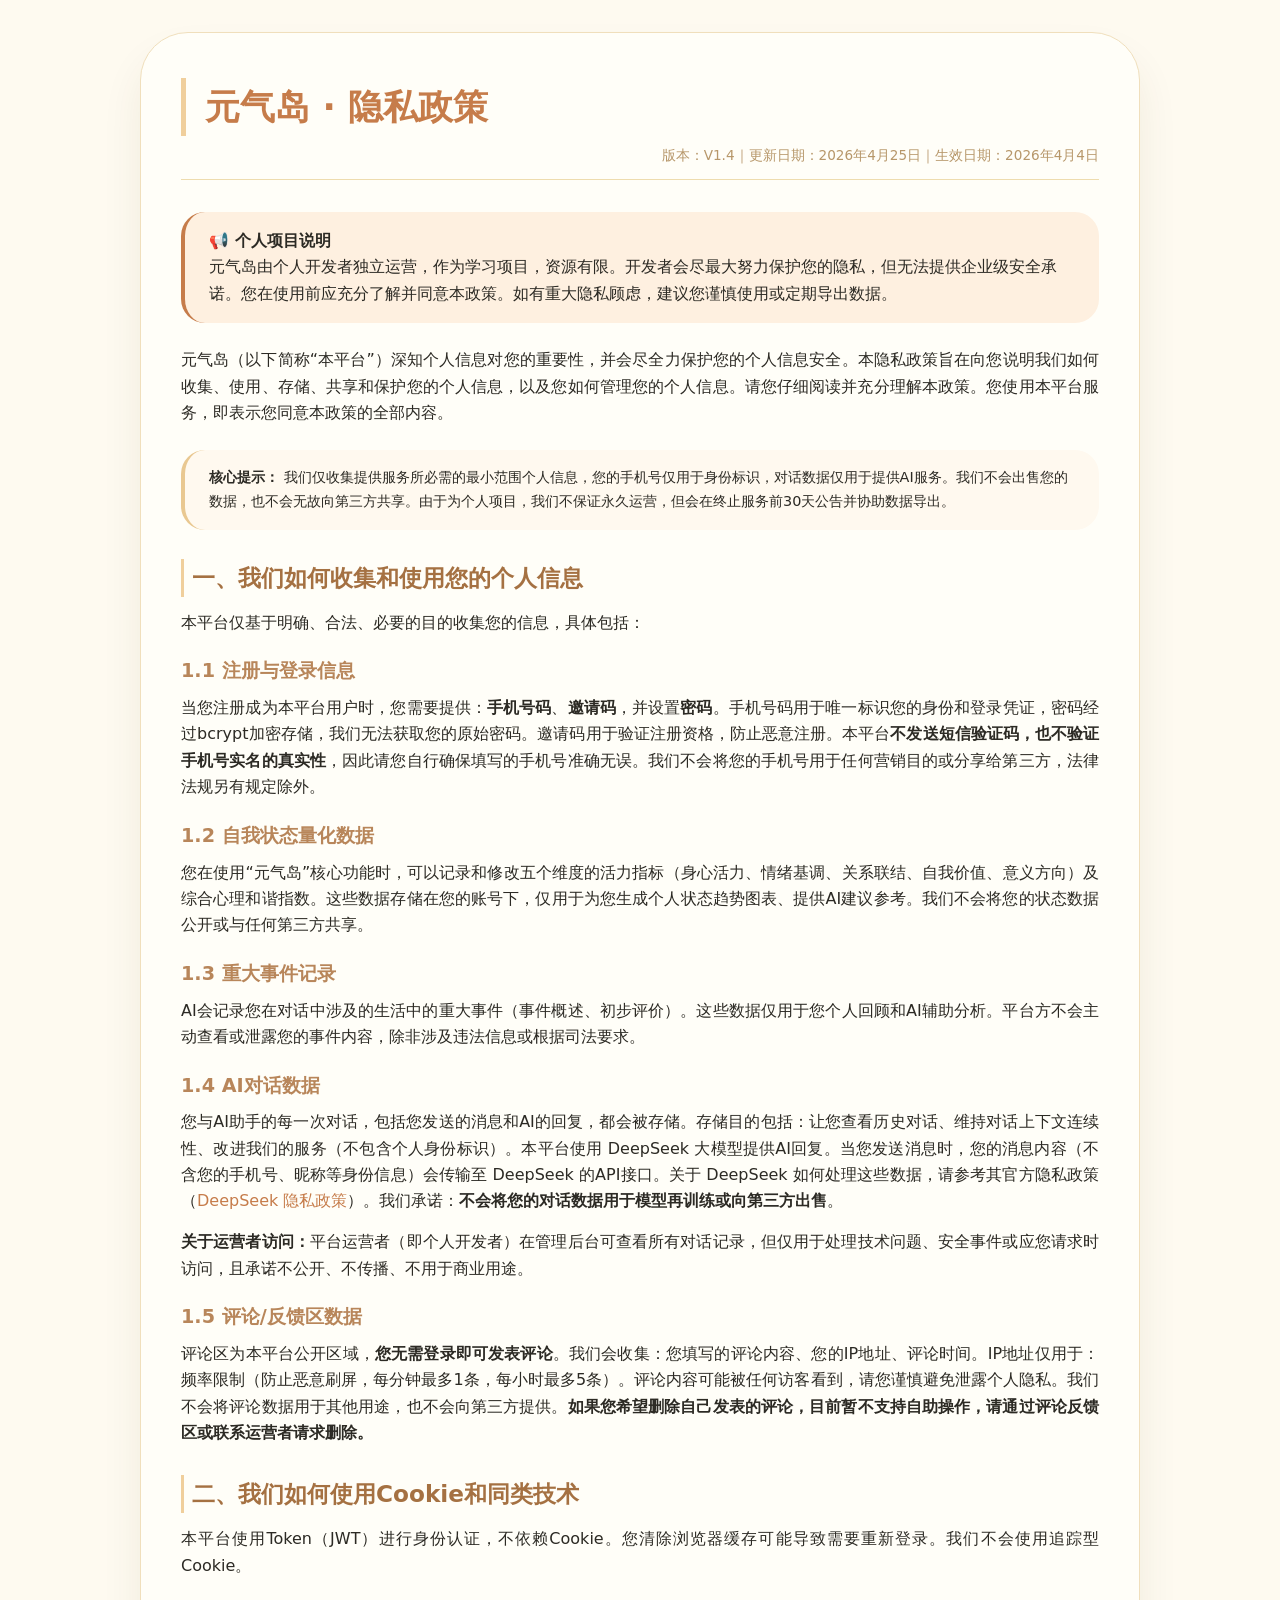
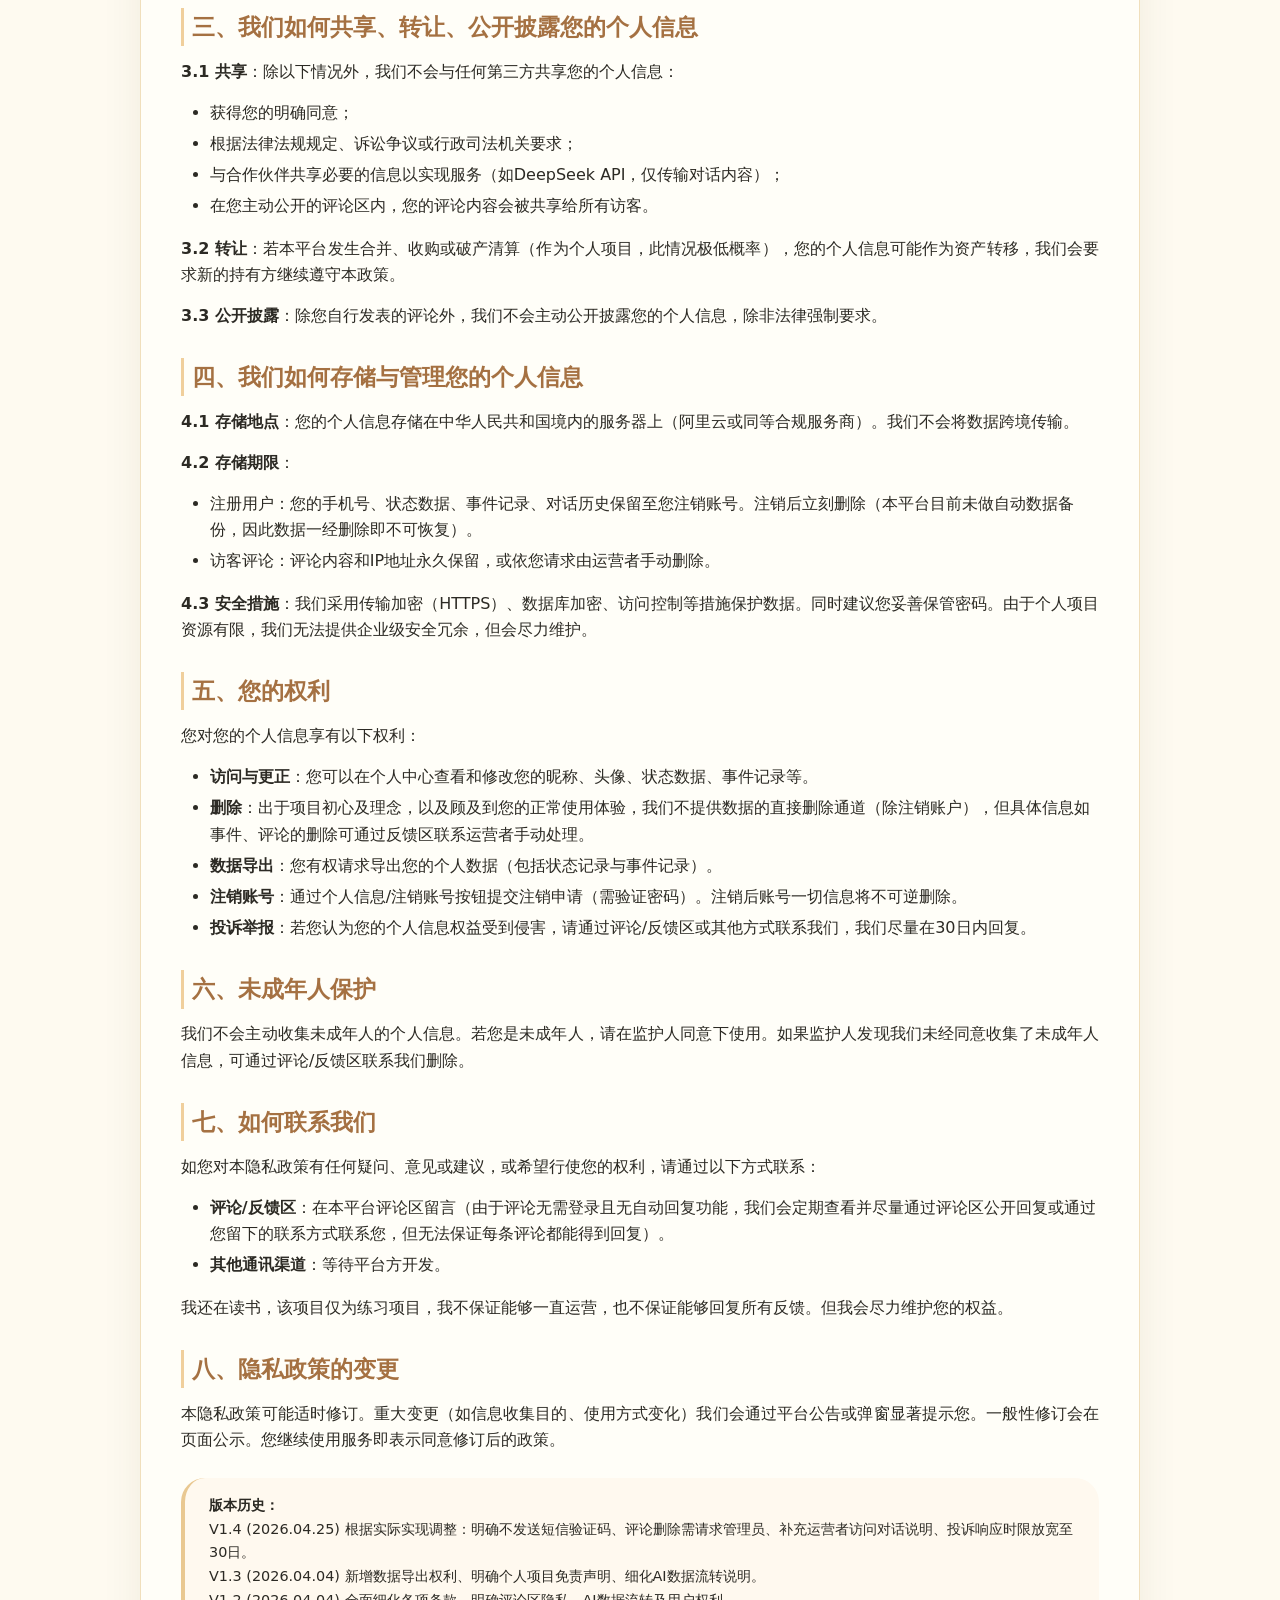
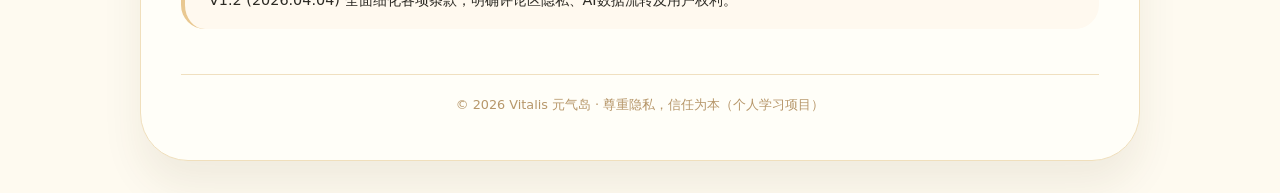
<file: HTML/privacy_policy.html>
<!-- HTML\privacy_policy.html -->
<!DOCTYPE html>
<html lang="zh-CN">
<head>
  <meta charset="UTF-8">
  <meta name="viewport" content="width=device-width, initial-scale=1.0">
  <title>隐私政策 · 元气岛</title>
  <link rel="shortcut icon" href="/HTML/favicon_webtest.ico" type="image/x-icon">
  <style>
    * {
      margin: 0;
      padding: 0;
      box-sizing: border-box;
    }
    body {
      background: #fefaf0;
      font-family: system-ui, -apple-system, 'Segoe UI', 'Noto Sans', sans-serif;
      line-height: 1.65;
      color: #2c2a24;
      padding: 2rem 1rem;
    }
    .container {
      max-width: 1000px;
      margin: 0 auto;
      background: #fffef8;
      border-radius: 48px;
      padding: 2.8rem 2.5rem;
      box-shadow: 0 25px 40px rgba(80, 60, 30, 0.08);
      border: 1px solid #f0dfbc;
    }
    h1 {
      font-size: 2.2rem;
      color: #c67c4a;
      border-left: 5px solid #f0cf9c;
      padding-left: 1.2rem;
      margin-bottom: 0.5rem;
    }
    .update-date {
      text-align: right;
      color: #b7976a;
      font-size: 0.85rem;
      margin-bottom: 2rem;
      border-bottom: 1px solid #eedcae;
      padding-bottom: 0.8rem;
    }
    h2 {
      font-size: 1.45rem;
      color: #a57142;
      margin: 1.8rem 0 0.8rem 0;
      padding-left: 0.5rem;
      border-left: 3px solid #f0cf9c;
    }
    h3 {
      font-size: 1.2rem;
      color: #b8865a;
      margin: 1.2rem 0 0.5rem 0;
    }
    p {
      margin-bottom: 0.9rem;
      text-align: justify;
    }
    ul, ol {
      margin: 0.6rem 0 1rem 1.8rem;
    }
    li {
      margin: 0.3rem 0;
    }
    .note-box {
      background: #fff9ef;
      border-left: 4px solid #e9c891;
      padding: 1rem 1.5rem;
      border-radius: 24px;
      margin: 1.5rem 0;
      font-size: 0.9rem;
    }
    .personal-note {
      background: #fef0e0;
      border-left: 4px solid #c67c4a;
      padding: 1rem 1.5rem;
      border-radius: 24px;
      margin: 1.5rem 0;
      font-weight: 500;
    }
    footer {
      margin-top: 2.8rem;
      padding-top: 1.2rem;
      text-align: center;
      font-size: 0.8rem;
      color: #b7976a;
      border-top: 1px solid #f0e0c0;
    }
    a {
      color: #c67c4a;
      text-decoration: none;
    }
    a:hover {
      text-decoration: underline;
    }
    @media (max-width: 650px) {
      .container { padding: 1.8rem; }
      h1 { font-size: 1.8rem; }
      h2 { font-size: 1.25rem; }
    }
  </style>
</head>
<body>
<div class="container">
  <h1>元气岛 · 隐私政策</h1>
  <div class="update-date">版本：V1.4｜更新日期：2026年4月25日｜生效日期：2026年4月4日</div>

  <div class="personal-note">
    <strong>📢 个人项目说明</strong><br>
    元气岛由个人开发者独立运营，作为学习项目，资源有限。开发者会尽最大努力保护您的隐私，但无法提供企业级安全承诺。您在使用前应充分了解并同意本政策。如有重大隐私顾虑，建议您谨慎使用或定期导出数据。
  </div>

  <p>元气岛（以下简称“本平台”）深知个人信息对您的重要性，并会尽全力保护您的个人信息安全。本隐私政策旨在向您说明我们如何收集、使用、存储、共享和保护您的个人信息，以及您如何管理您的个人信息。请您仔细阅读并充分理解本政策。您使用本平台服务，即表示您同意本政策的全部内容。</p>

  <div class="note-box">
    <strong>核心提示：</strong> 我们仅收集提供服务所必需的最小范围个人信息，您的手机号仅用于身份标识，对话数据仅用于提供AI服务。我们不会出售您的数据，也不会无故向第三方共享。由于为个人项目，我们不保证永久运营，但会在终止服务前30天公告并协助数据导出。
  </div>

  <h2>一、我们如何收集和使用您的个人信息</h2>
  <p>本平台仅基于明确、合法、必要的目的收集您的信息，具体包括：</p>

  <h3>1.1 注册与登录信息</h3>
  <p>当您注册成为本平台用户时，您需要提供：<strong>手机号码</strong>、<strong>邀请码</strong>，并设置<strong>密码</strong>。手机号码用于唯一标识您的身份和登录凭证，密码经过bcrypt加密存储，我们无法获取您的原始密码。邀请码用于验证注册资格，防止恶意注册。本平台<strong>不发送短信验证码，也不验证手机号实名的真实性</strong>，因此请您自行确保填写的手机号准确无误。我们不会将您的手机号用于任何营销目的或分享给第三方，法律法规另有规定除外。</p>

  <h3>1.2 自我状态量化数据</h3>
  <p>您在使用“元气岛”核心功能时，可以记录和修改五个维度的活力指标（身心活力、情绪基调、关系联结、自我价值、意义方向）及综合心理和谐指数。这些数据存储在您的账号下，仅用于为您生成个人状态趋势图表、提供AI建议参考。我们不会将您的状态数据公开或与任何第三方共享。</p>

  <h3>1.3 重大事件记录</h3>
  <p>AI会记录您在对话中涉及的生活中的重大事件（事件概述、初步评价）。这些数据仅用于您个人回顾和AI辅助分析。平台方不会主动查看或泄露您的事件内容，除非涉及违法信息或根据司法要求。</p>

  <h3>1.4 AI对话数据</h3>
  <p>您与AI助手的每一次对话，包括您发送的消息和AI的回复，都会被存储。存储目的包括：让您查看历史对话、维持对话上下文连续性、改进我们的服务（不包含个人身份标识）。本平台使用 DeepSeek 大模型提供AI回复。当您发送消息时，您的消息内容（不含您的手机号、昵称等身份信息）会传输至 DeepSeek 的API接口。关于 DeepSeek 如何处理这些数据，请参考其官方隐私政策（<a href="https://platform.deepseek.com/privacy" target="_blank" rel="noopener noreferrer">DeepSeek 隐私政策</a>）。我们承诺：<strong>不会将您的对话数据用于模型再训练或向第三方出售</strong>。</p>
  <p><strong>关于运营者访问：</strong>平台运营者（即个人开发者）在管理后台可查看所有对话记录，但仅用于处理技术问题、安全事件或应您请求时访问，且承诺不公开、不传播、不用于商业用途。</p>

  <h3>1.5 评论/反馈区数据</h3>
  <p>评论区为本平台公开区域，<strong>您无需登录即可发表评论</strong>。我们会收集：您填写的评论内容、您的IP地址、评论时间。IP地址仅用于：频率限制（防止恶意刷屏，每分钟最多1条，每小时最多5条）。评论内容可能被任何访客看到，请您谨慎避免泄露个人隐私。我们不会将评论数据用于其他用途，也不会向第三方提供。<strong>如果您希望删除自己发表的评论，目前暂不支持自助操作，请通过评论反馈区或联系运营者请求删除。</strong></p>

  <h2>二、我们如何使用Cookie和同类技术</h2>
  <p>本平台使用Token（JWT）进行身份认证，不依赖Cookie。您清除浏览器缓存可能导致需要重新登录。我们不会使用追踪型Cookie。</p>

  <h2>三、我们如何共享、转让、公开披露您的个人信息</h2>
  <p><strong>3.1 共享</strong>：除以下情况外，我们不会与任何第三方共享您的个人信息：</p>
  <ul>
    <li>获得您的明确同意；</li>
    <li>根据法律法规规定、诉讼争议或行政司法机关要求；</li>
    <li>与合作伙伴共享必要的信息以实现服务（如DeepSeek API，仅传输对话内容）；</li>
    <li>在您主动公开的评论区内，您的评论内容会被共享给所有访客。</li>
  </ul>
  <p><strong>3.2 转让</strong>：若本平台发生合并、收购或破产清算（作为个人项目，此情况极低概率），您的个人信息可能作为资产转移，我们会要求新的持有方继续遵守本政策。</p>
  <p><strong>3.3 公开披露</strong>：除您自行发表的评论外，我们不会主动公开披露您的个人信息，除非法律强制要求。</p>

  <h2>四、我们如何存储与管理您的个人信息</h2>
  <p><strong>4.1 存储地点</strong>：您的个人信息存储在中华人民共和国境内的服务器上（阿里云或同等合规服务商）。我们不会将数据跨境传输。</p>
  <p><strong>4.2 存储期限</strong>：</p>
  <ul>
    <li>注册用户：您的手机号、状态数据、事件记录、对话历史保留至您注销账号。注销后立刻删除（本平台目前未做自动数据备份，因此数据一经删除即不可恢复）。</li>
    <li>访客评论：评论内容和IP地址永久保留，或依您请求由运营者手动删除。</li>
  </ul>
  <p><strong>4.3 安全措施</strong>：我们采用传输加密（HTTPS）、数据库加密、访问控制等措施保护数据。同时建议您妥善保管密码。由于个人项目资源有限，我们无法提供企业级安全冗余，但会尽力维护。</p>

  <h2>五、您的权利</h2>
  <p>您对您的个人信息享有以下权利：</p>
  <ul>
    <li><strong>访问与更正</strong>：您可以在个人中心查看和修改您的昵称、头像、状态数据、事件记录等。</li>
    <li><strong>删除</strong>：出于项目初心及理念，以及顾及到您的正常使用体验，我们不提供数据的直接删除通道（除注销账户），但具体信息如事件、评论的删除可通过反馈区联系运营者手动处理。</li>
    <li><strong>数据导出</strong>：您有权请求导出您的个人数据（包括状态记录与事件记录）。</li>
    <li><strong>注销账号</strong>：通过个人信息/注销账号按钮提交注销申请（需验证密码）。注销后账号一切信息将不可逆删除。</li>
    <li><strong>投诉举报</strong>：若您认为您的个人信息权益受到侵害，请通过评论/反馈区或其他方式联系我们，我们尽量在30日内回复。</li>
  </ul>

  <h2>六、未成年人保护</h2>
  <p>我们不会主动收集未成年人的个人信息。若您是未成年人，请在监护人同意下使用。如果监护人发现我们未经同意收集了未成年人信息，可通过评论/反馈区联系我们删除。</p>

  <h2>七、如何联系我们</h2>
  <p>如您对本隐私政策有任何疑问、意见或建议，或希望行使您的权利，请通过以下方式联系：</p>
  <ul>
    <li><strong>评论/反馈区</strong>：在本平台评论区留言（由于评论无需登录且无自动回复功能，我们会定期查看并尽量通过评论区公开回复或通过您留下的联系方式联系您，但无法保证每条评论都能得到回复）。</li>
    <li><strong>其他通讯渠道</strong>：等待平台方开发。</li>
  </ul>
  <p>我还在读书，该项目仅为练习项目，我不保证能够一直运营，也不保证能够回复所有反馈。但我会尽力维护您的权益。</p>

  <h2>八、隐私政策的变更</h2>
  <p>本隐私政策可能适时修订。重大变更（如信息收集目的、使用方式变化）我们会通过平台公告或弹窗显著提示您。一般性修订会在页面公示。您继续使用服务即表示同意修订后的政策。</p>

  <div class="note-box">
    <strong>版本历史：</strong><br>
    V1.4 (2026.04.25) 根据实际实现调整：明确不发送短信验证码、评论删除需请求管理员、补充运营者访问对话说明、投诉响应时限放宽至30日。<br>
    V1.3 (2026.04.04) 新增数据导出权利、明确个人项目免责声明、细化AI数据流转说明。<br>
    V1.2 (2026.04.04) 全面细化各项条款，明确评论区隐私、AI数据流转及用户权利。
  </div>

  <footer>© 2026 Vitalis 元气岛 · 尊重隐私，信任为本（个人学习项目）</footer>
</div>
</body>
</html>
</file>
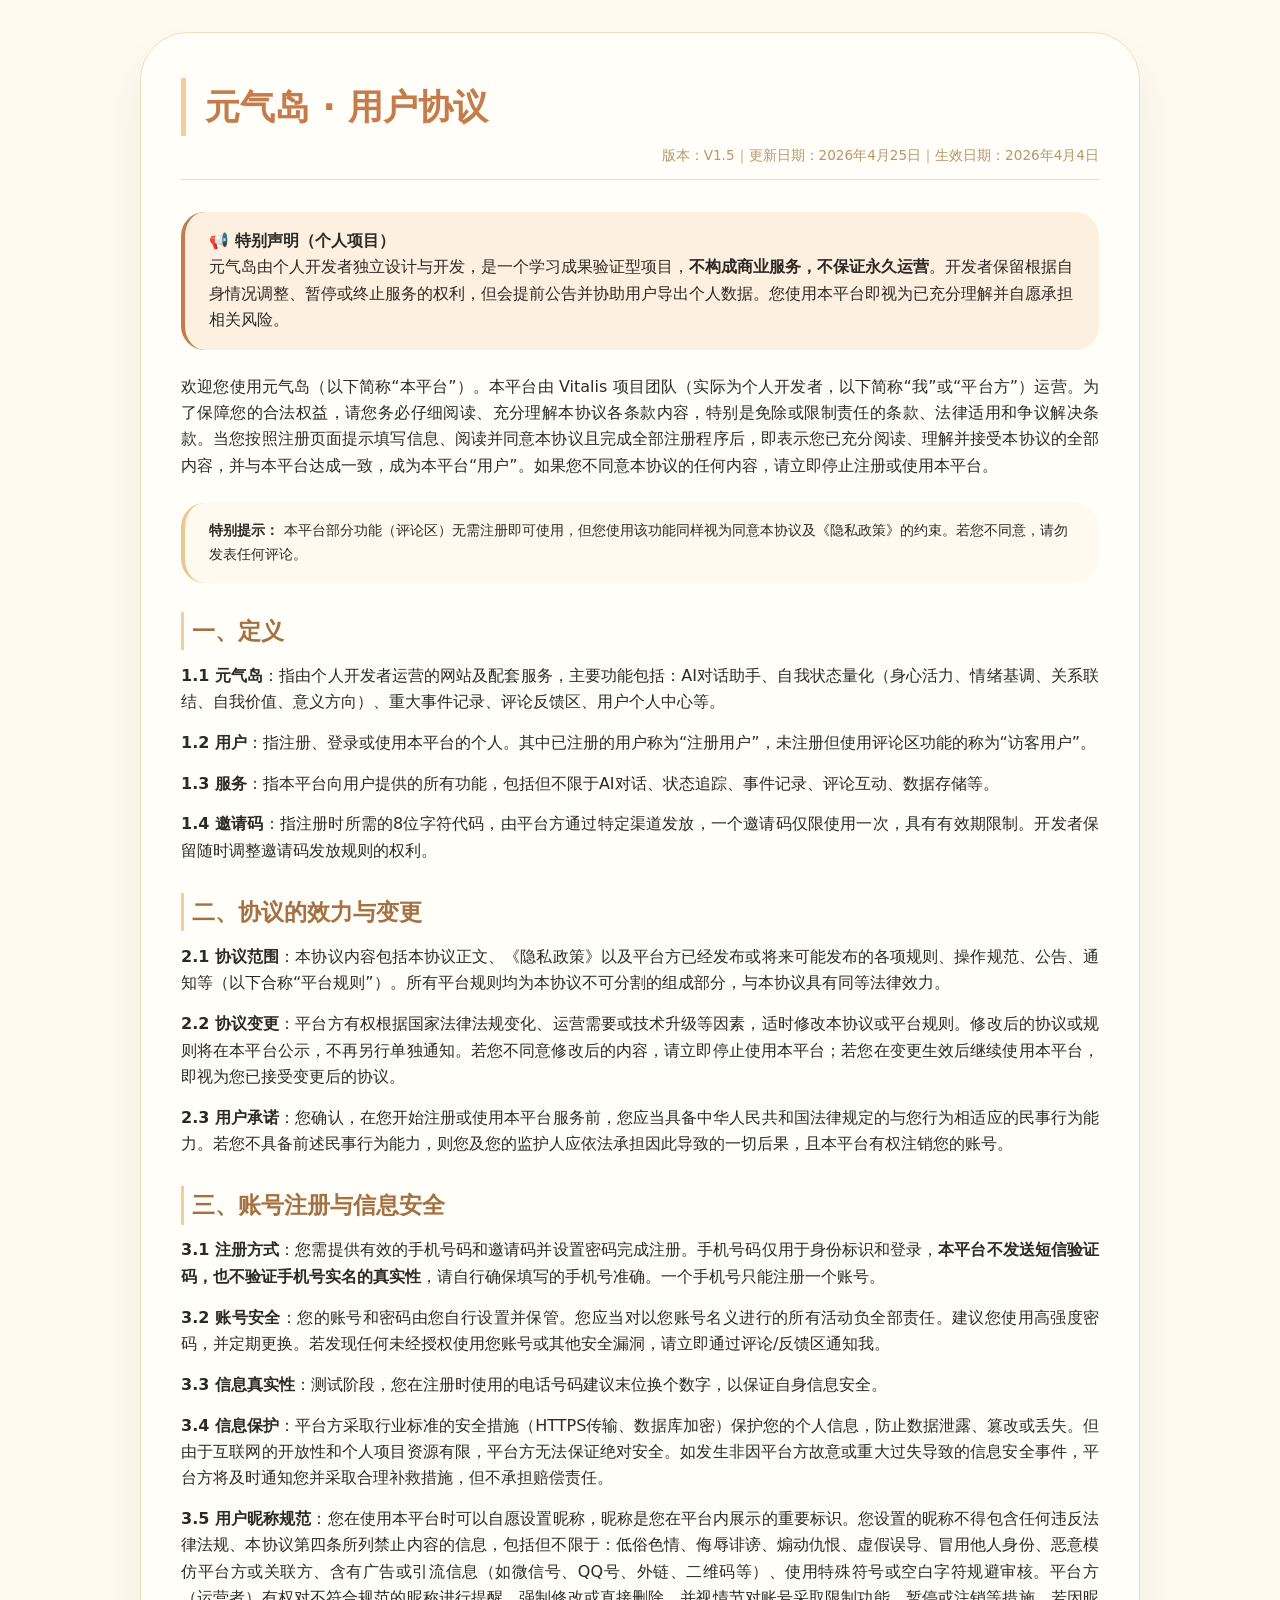
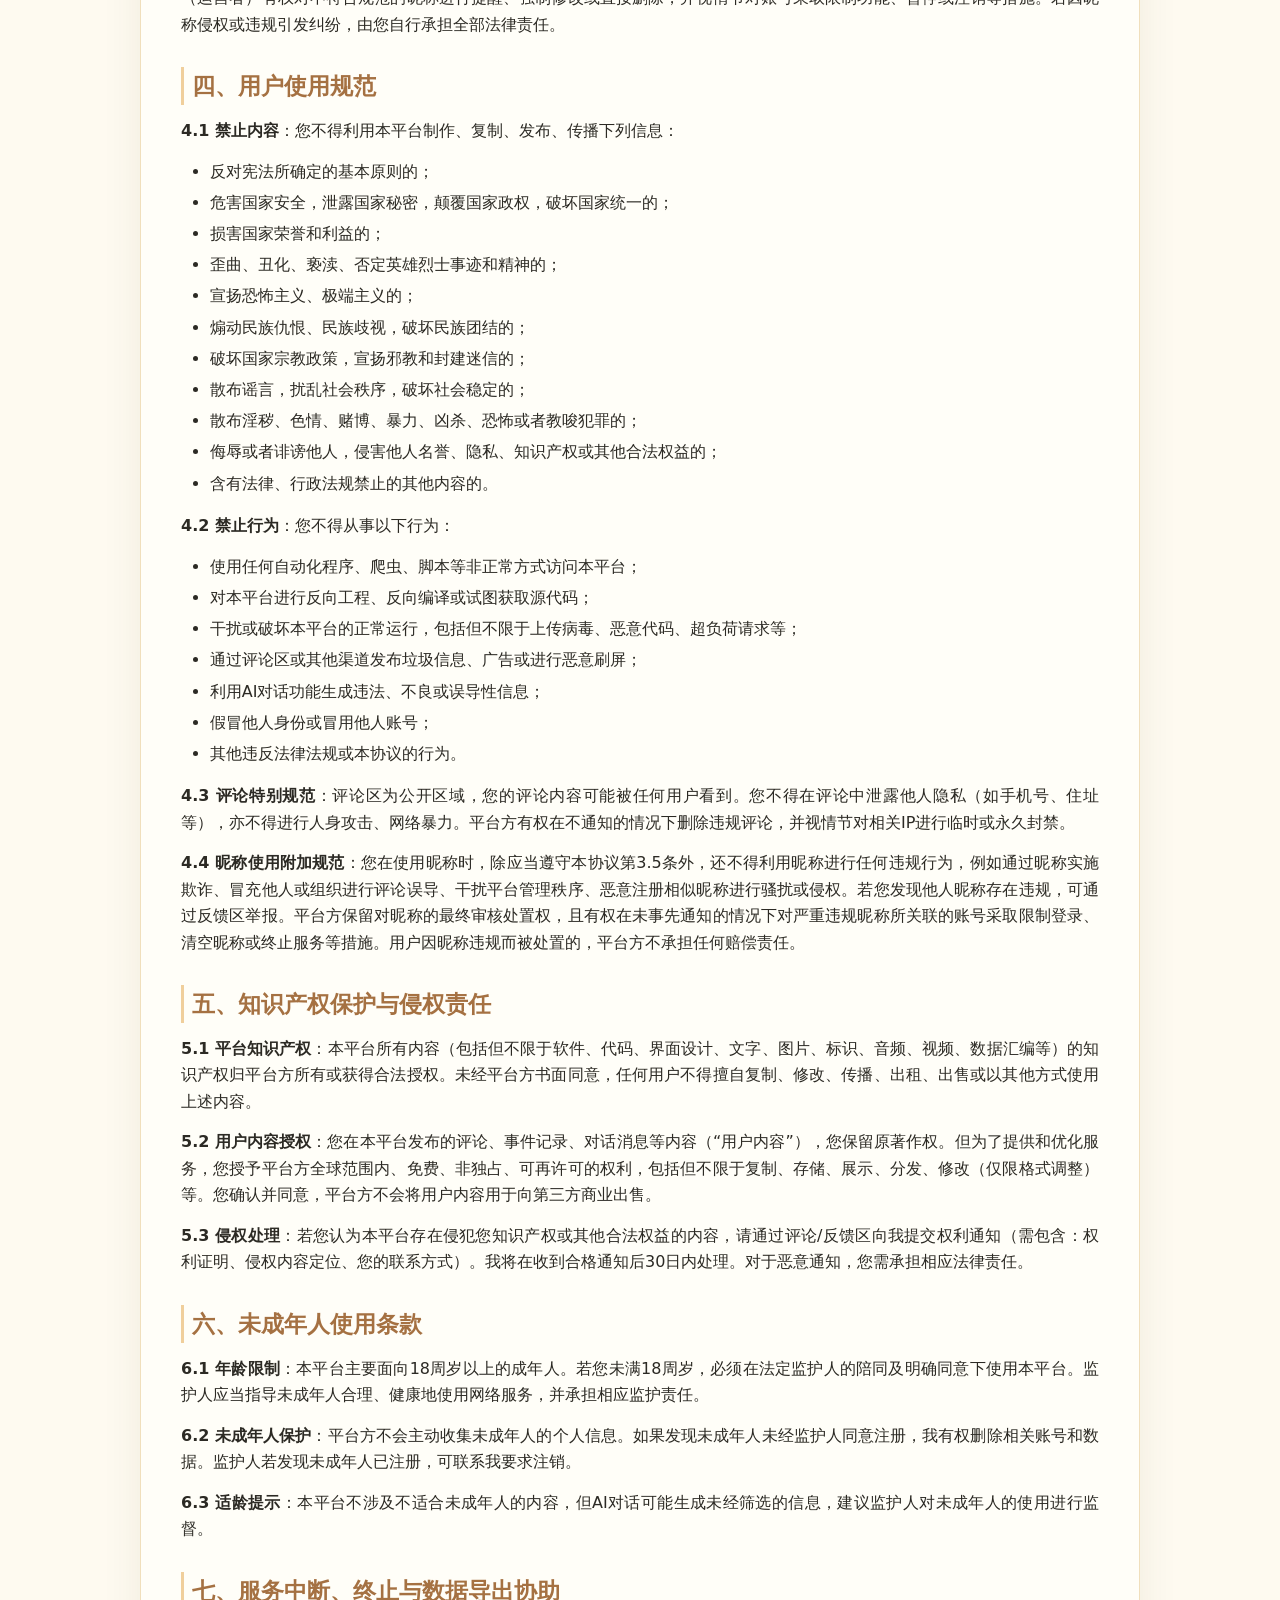
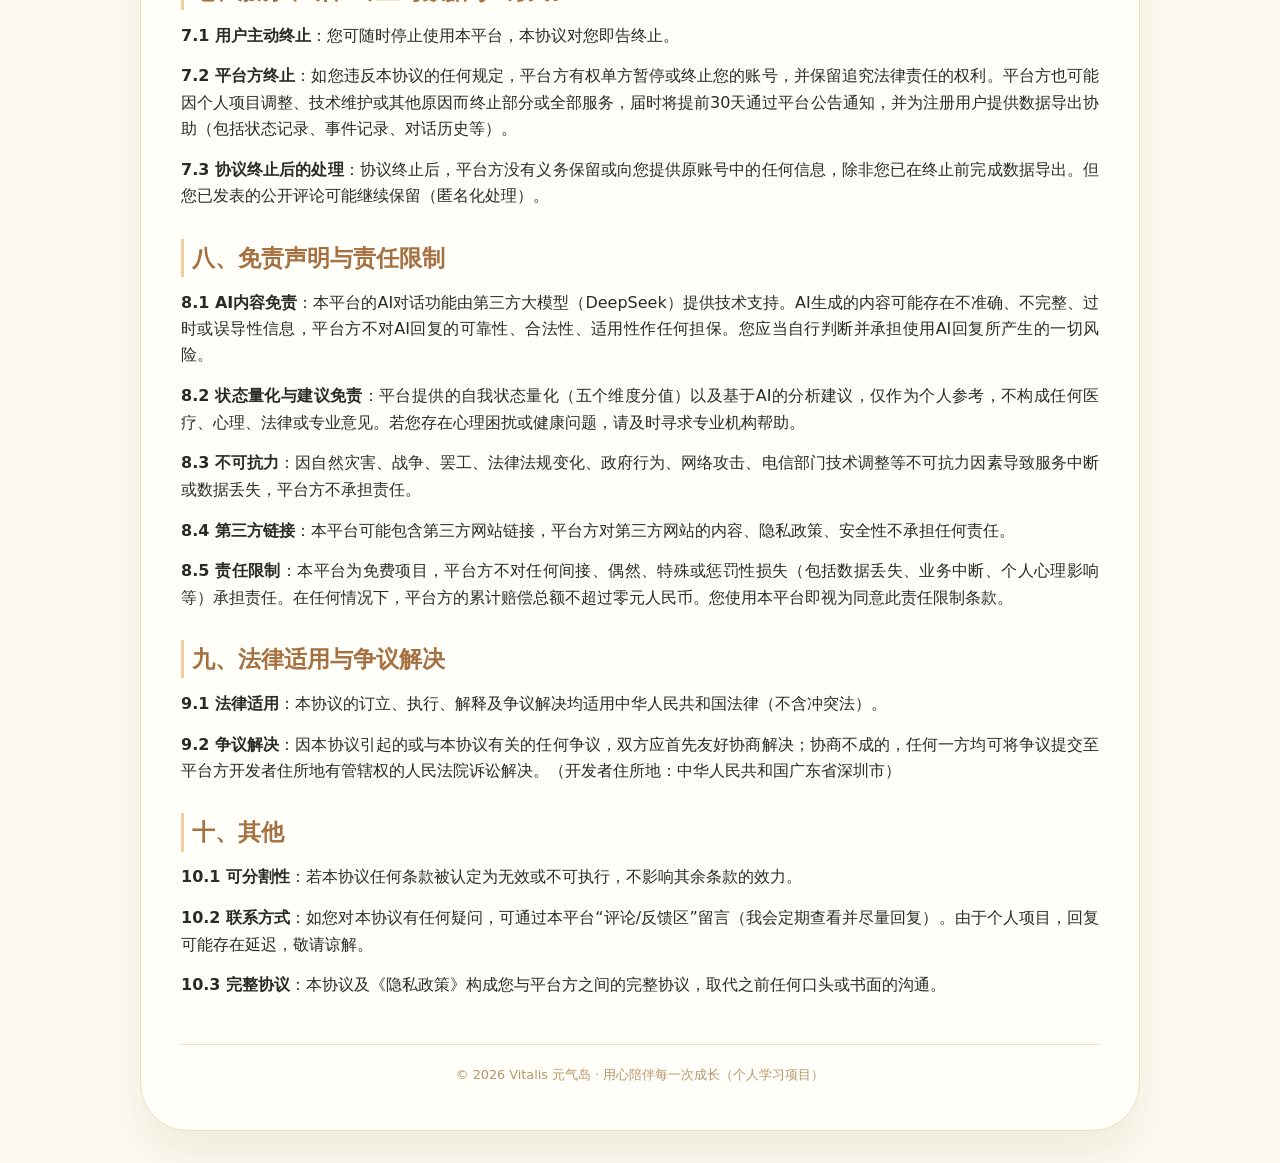
<file: HTML/user_agreement.html>
<!-- HTML\user_agreement.html -->
<!DOCTYPE html>
<html lang="zh-CN">
<head>
  <meta charset="UTF-8">
  <meta name="viewport" content="width=device-width, initial-scale=1.0">
  <title>用户协议 · 元气岛</title>
  <link rel="shortcut icon" href="/HTML/favicon_webtest.ico" type="image/x-icon">
  <style>
    * {
      margin: 0;
      padding: 0;
      box-sizing: border-box;
    }
    body {
      background: #fefaf0;
      font-family: system-ui, -apple-system, 'Segoe UI', 'Noto Sans', sans-serif;
      line-height: 1.65;
      color: #2c2a24;
      padding: 2rem 1rem;
    }
    .container {
      max-width: 1000px;
      margin: 0 auto;
      background: #fffef8;
      border-radius: 48px;
      padding: 2.8rem 2.5rem;
      box-shadow: 0 25px 40px rgba(80, 60, 30, 0.08);
      border: 1px solid #f0dfbc;
    }
    h1 {
      font-size: 2.2rem;
      color: #c67c4a;
      border-left: 5px solid #f0cf9c;
      padding-left: 1.2rem;
      margin-bottom: 0.5rem;
    }
    .update-date {
      text-align: right;
      color: #b7976a;
      font-size: 0.85rem;
      margin-bottom: 2rem;
      border-bottom: 1px solid #eedcae;
      padding-bottom: 0.8rem;
    }
    h2 {
      font-size: 1.45rem;
      color: #a57142;
      margin: 1.8rem 0 0.8rem 0;
      padding-left: 0.5rem;
      border-left: 3px solid #f0cf9c;
    }
    h3 {
      font-size: 1.2rem;
      color: #b8865a;
      margin: 1.2rem 0 0.5rem 0;
    }
    p {
      margin-bottom: 0.9rem;
      text-align: justify;
    }
    ul, ol {
      margin: 0.6rem 0 1rem 1.8rem;
    }
    li {
      margin: 0.3rem 0;
    }
    .highlight {
      background: #fff2e0;
      padding: 0.2rem 0.4rem;
      border-radius: 12px;
      font-size: 0.9rem;
    }
    .note-box {
      background: #fff9ef;
      border-left: 4px solid #e9c891;
      padding: 1rem 1.5rem;
      border-radius: 24px;
      margin: 1.5rem 0;
      font-size: 0.9rem;
    }
    .personal-note {
      background: #fef0e0;
      border-left: 4px solid #c67c4a;
      padding: 1rem 1.5rem;
      border-radius: 24px;
      margin: 1.5rem 0;
      font-weight: 500;
    }
    footer {
      margin-top: 2.8rem;
      padding-top: 1.2rem;
      text-align: center;
      font-size: 0.8rem;
      color: #b7976a;
      border-top: 1px solid #f0e0c0;
    }
    a {
      color: #c67c4a;
      text-decoration: none;
    }
    a:hover {
      text-decoration: underline;
    }
    @media (max-width: 650px) {
      .container { padding: 1.8rem; }
      h1 { font-size: 1.8rem; }
      h2 { font-size: 1.25rem; }
    }
  </style>
</head>
<body>
<div class="container">
  <h1>元气岛 · 用户协议</h1>
  <div class="update-date">版本：V1.5｜更新日期：2026年4月25日｜生效日期：2026年4月4日</div>

  <div class="personal-note">
    <strong>📢 特别声明（个人项目）</strong><br>
    元气岛由个人开发者独立设计与开发，是一个学习成果验证型项目，<strong>不构成商业服务，不保证永久运营</strong>。开发者保留根据自身情况调整、暂停或终止服务的权利，但会提前公告并协助用户导出个人数据。您使用本平台即视为已充分理解并自愿承担相关风险。
  </div>

  <p>欢迎您使用元气岛（以下简称“本平台”）。本平台由 Vitalis 项目团队（实际为个人开发者，以下简称“我”或“平台方”）运营。为了保障您的合法权益，请您务必仔细阅读、充分理解本协议各条款内容，特别是免除或限制责任的条款、法律适用和争议解决条款。当您按照注册页面提示填写信息、阅读并同意本协议且完成全部注册程序后，即表示您已充分阅读、理解并接受本协议的全部内容，并与本平台达成一致，成为本平台“用户”。如果您不同意本协议的任何内容，请立即停止注册或使用本平台。</p>

  <div class="note-box">
    <strong>特别提示：</strong> 本平台部分功能（评论区）无需注册即可使用，但您使用该功能同样视为同意本协议及《隐私政策》的约束。若您不同意，请勿发表任何评论。
  </div>

  <h2>一、定义</h2>
  <p><strong>1.1 元气岛</strong>：指由个人开发者运营的网站及配套服务，主要功能包括：AI对话助手、自我状态量化（身心活力、情绪基调、关系联结、自我价值、意义方向）、重大事件记录、评论反馈区、用户个人中心等。</p>
  <p><strong>1.2 用户</strong>：指注册、登录或使用本平台的个人。其中已注册的用户称为“注册用户”，未注册但使用评论区功能的称为“访客用户”。</p>
  <p><strong>1.3 服务</strong>：指本平台向用户提供的所有功能，包括但不限于AI对话、状态追踪、事件记录、评论互动、数据存储等。</p>
  <p><strong>1.4 邀请码</strong>：指注册时所需的8位字符代码，由平台方通过特定渠道发放，一个邀请码仅限使用一次，具有有效期限制。开发者保留随时调整邀请码发放规则的权利。</p>

  <h2>二、协议的效力与变更</h2>
  <p><strong>2.1 协议范围</strong>：本协议内容包括本协议正文、《隐私政策》以及平台方已经发布或将来可能发布的各项规则、操作规范、公告、通知等（以下合称“平台规则”）。所有平台规则均为本协议不可分割的组成部分，与本协议具有同等法律效力。</p>
  <p><strong>2.2 协议变更</strong>：平台方有权根据国家法律法规变化、运营需要或技术升级等因素，适时修改本协议或平台规则。修改后的协议或规则将在本平台公示，不再另行单独通知。若您不同意修改后的内容，请立即停止使用本平台；若您在变更生效后继续使用本平台，即视为您已接受变更后的协议。</p>
  <p><strong>2.3 用户承诺</strong>：您确认，在您开始注册或使用本平台服务前，您应当具备中华人民共和国法律规定的与您行为相适应的民事行为能力。若您不具备前述民事行为能力，则您及您的监护人应依法承担因此导致的一切后果，且本平台有权注销您的账号。</p>

  <h2>三、账号注册与信息安全</h2>
  <p><strong>3.1 注册方式</strong>：您需提供有效的手机号码和邀请码并设置密码完成注册。手机号码仅用于身份标识和登录，<strong>本平台不发送短信验证码，也不验证手机号实名的真实性</strong>，请自行确保填写的手机号准确。一个手机号只能注册一个账号。</p>
  <p><strong>3.2 账号安全</strong>：您的账号和密码由您自行设置并保管。您应当对以您账号名义进行的所有活动负全部责任。建议您使用高强度密码，并定期更换。若发现任何未经授权使用您账号或其他安全漏洞，请立即通过评论/反馈区通知我。</p>
  <p><strong>3.3 信息真实性</strong>：测试阶段，您在注册时使用的电话号码建议末位换个数字，以保证自身信息安全。</p>
  <p><strong>3.4 信息保护</strong>：平台方采取行业标准的安全措施（HTTPS传输、数据库加密）保护您的个人信息，防止数据泄露、篡改或丢失。但由于互联网的开放性和个人项目资源有限，平台方无法保证绝对安全。如发生非因平台方故意或重大过失导致的信息安全事件，平台方将及时通知您并采取合理补救措施，但不承担赔偿责任。</p>
  <p><strong>3.5 用户昵称规范</strong>：您在使用本平台时可以自愿设置昵称，昵称是您在平台内展示的重要标识。您设置的昵称不得包含任何违反法律法规、本协议第四条所列禁止内容的信息，包括但不限于：低俗色情、侮辱诽谤、煽动仇恨、虚假误导、冒用他人身份、恶意模仿平台方或关联方、含有广告或引流信息（如微信号、QQ号、外链、二维码等）、使用特殊符号或空白字符规避审核。平台方（运营者）有权对不符合规范的昵称进行提醒、强制修改或直接删除，并视情节对账号采取限制功能、暂停或注销等措施。若因昵称侵权或违规引发纠纷，由您自行承担全部法律责任。</p>

  <h2>四、用户使用规范</h2>
  <p><strong>4.1 禁止内容</strong>：您不得利用本平台制作、复制、发布、传播下列信息：</p>
  <ul>
    <li>反对宪法所确定的基本原则的；</li>
    <li>危害国家安全，泄露国家秘密，颠覆国家政权，破坏国家统一的；</li>
    <li>损害国家荣誉和利益的；</li>
    <li>歪曲、丑化、亵渎、否定英雄烈士事迹和精神的；</li>
    <li>宣扬恐怖主义、极端主义的；</li>
    <li>煽动民族仇恨、民族歧视，破坏民族团结的；</li>
    <li>破坏国家宗教政策，宣扬邪教和封建迷信的；</li>
    <li>散布谣言，扰乱社会秩序，破坏社会稳定的；</li>
    <li>散布淫秽、色情、赌博、暴力、凶杀、恐怖或者教唆犯罪的；</li>
    <li>侮辱或者诽谤他人，侵害他人名誉、隐私、知识产权或其他合法权益的；</li>
    <li>含有法律、行政法规禁止的其他内容的。</li>
  </ul>
  <p><strong>4.2 禁止行为</strong>：您不得从事以下行为：</p>
  <ul>
    <li>使用任何自动化程序、爬虫、脚本等非正常方式访问本平台；</li>
    <li>对本平台进行反向工程、反向编译或试图获取源代码；</li>
    <li>干扰或破坏本平台的正常运行，包括但不限于上传病毒、恶意代码、超负荷请求等；</li>
    <li>通过评论区或其他渠道发布垃圾信息、广告或进行恶意刷屏；</li>
    <li>利用AI对话功能生成违法、不良或误导性信息；</li>
    <li>假冒他人身份或冒用他人账号；</li>
    <li>其他违反法律法规或本协议的行为。</li>
  </ul>
  <p><strong>4.3 评论特别规范</strong>：评论区为公开区域，您的评论内容可能被任何用户看到。您不得在评论中泄露他人隐私（如手机号、住址等），亦不得进行人身攻击、网络暴力。平台方有权在不通知的情况下删除违规评论，并视情节对相关IP进行临时或永久封禁。</p>
  <p><strong>4.4 昵称使用附加规范</strong>：您在使用昵称时，除应当遵守本协议第3.5条外，还不得利用昵称进行任何违规行为，例如通过昵称实施欺诈、冒充他人或组织进行评论误导、干扰平台管理秩序、恶意注册相似昵称进行骚扰或侵权。若您发现他人昵称存在违规，可通过反馈区举报。平台方保留对昵称的最终审核处置权，且有权在未事先通知的情况下对严重违规昵称所关联的账号采取限制登录、清空昵称或终止服务等措施。用户因昵称违规而被处置的，平台方不承担任何赔偿责任。</p>

  <h2>五、知识产权保护与侵权责任</h2>
  <p><strong>5.1 平台知识产权</strong>：本平台所有内容（包括但不限于软件、代码、界面设计、文字、图片、标识、音频、视频、数据汇编等）的知识产权归平台方所有或获得合法授权。未经平台方书面同意，任何用户不得擅自复制、修改、传播、出租、出售或以其他方式使用上述内容。</p>
  <p><strong>5.2 用户内容授权</strong>：您在本平台发布的评论、事件记录、对话消息等内容（“用户内容”），您保留原著作权。但为了提供和优化服务，您授予平台方全球范围内、免费、非独占、可再许可的权利，包括但不限于复制、存储、展示、分发、修改（仅限格式调整）等。您确认并同意，平台方不会将用户内容用于向第三方商业出售。</p>
  <p><strong>5.3 侵权处理</strong>：若您认为本平台存在侵犯您知识产权或其他合法权益的内容，请通过评论/反馈区向我提交权利通知（需包含：权利证明、侵权内容定位、您的联系方式）。我将在收到合格通知后30日内处理。对于恶意通知，您需承担相应法律责任。</p>

  <h2>六、未成年人使用条款</h2>
  <p><strong>6.1 年龄限制</strong>：本平台主要面向18周岁以上的成年人。若您未满18周岁，必须在法定监护人的陪同及明确同意下使用本平台。监护人应当指导未成年人合理、健康地使用网络服务，并承担相应监护责任。</p>
  <p><strong>6.2 未成年人保护</strong>：平台方不会主动收集未成年人的个人信息。如果发现未成年人未经监护人同意注册，我有权删除相关账号和数据。监护人若发现未成年人已注册，可联系我要求注销。</p>
  <p><strong>6.3 适龄提示</strong>：本平台不涉及不适合未成年人的内容，但AI对话可能生成未经筛选的信息，建议监护人对未成年人的使用进行监督。</p>

  <h2>七、服务中断、终止与数据导出协助</h2>
  <p><strong>7.1 用户主动终止</strong>：您可随时停止使用本平台，本协议对您即告终止。</p>
  <p><strong>7.2 平台方终止</strong>：如您违反本协议的任何规定，平台方有权单方暂停或终止您的账号，并保留追究法律责任的权利。平台方也可能因个人项目调整、技术维护或其他原因而终止部分或全部服务，届时将提前30天通过平台公告通知，并为注册用户提供数据导出协助（包括状态记录、事件记录、对话历史等）。</p>
  <p><strong>7.3 协议终止后的处理</strong>：协议终止后，平台方没有义务保留或向您提供原账号中的任何信息，除非您已在终止前完成数据导出。但您已发表的公开评论可能继续保留（匿名化处理）。</p>

  <h2>八、免责声明与责任限制</h2>
  <p><strong>8.1 AI内容免责</strong>：本平台的AI对话功能由第三方大模型（DeepSeek）提供技术支持。AI生成的内容可能存在不准确、不完整、过时或误导性信息，平台方不对AI回复的可靠性、合法性、适用性作任何担保。您应当自行判断并承担使用AI回复所产生的一切风险。</p>
  <p><strong>8.2 状态量化与建议免责</strong>：平台提供的自我状态量化（五个维度分值）以及基于AI的分析建议，仅作为个人参考，不构成任何医疗、心理、法律或专业意见。若您存在心理困扰或健康问题，请及时寻求专业机构帮助。</p>
  <p><strong>8.3 不可抗力</strong>：因自然灾害、战争、罢工、法律法规变化、政府行为、网络攻击、电信部门技术调整等不可抗力因素导致服务中断或数据丢失，平台方不承担责任。</p>
  <p><strong>8.4 第三方链接</strong>：本平台可能包含第三方网站链接，平台方对第三方网站的内容、隐私政策、安全性不承担任何责任。</p>
  <p><strong>8.5 责任限制</strong>：本平台为免费项目，平台方不对任何间接、偶然、特殊或惩罚性损失（包括数据丢失、业务中断、个人心理影响等）承担责任。在任何情况下，平台方的累计赔偿总额不超过零元人民币。您使用本平台即视为同意此责任限制条款。</p>

  <h2>九、法律适用与争议解决</h2>
  <p><strong>9.1 法律适用</strong>：本协议的订立、执行、解释及争议解决均适用中华人民共和国法律（不含冲突法）。</p>
  <p><strong>9.2 争议解决</strong>：因本协议引起的或与本协议有关的任何争议，双方应首先友好协商解决；协商不成的，任何一方均可将争议提交至平台方开发者住所地有管辖权的人民法院诉讼解决。（开发者住所地：中华人民共和国广东省深圳市）</p>

  <h2>十、其他</h2>
  <p><strong>10.1 可分割性</strong>：若本协议任何条款被认定为无效或不可执行，不影响其余条款的效力。</p>
  <p><strong>10.2 联系方式</strong>：如您对本协议有任何疑问，可通过本平台“评论/反馈区”留言（我会定期查看并尽量回复）。由于个人项目，回复可能存在延迟，敬请谅解。</p>
  <p><strong>10.3 完整协议</strong>：本协议及《隐私政策》构成您与平台方之间的完整协议，取代之前任何口头或书面的沟通。</p>

  <footer>© 2026 Vitalis 元气岛 · 用心陪伴每一次成长（个人学习项目）</footer>
</div>
</body>
</html>
</file>
